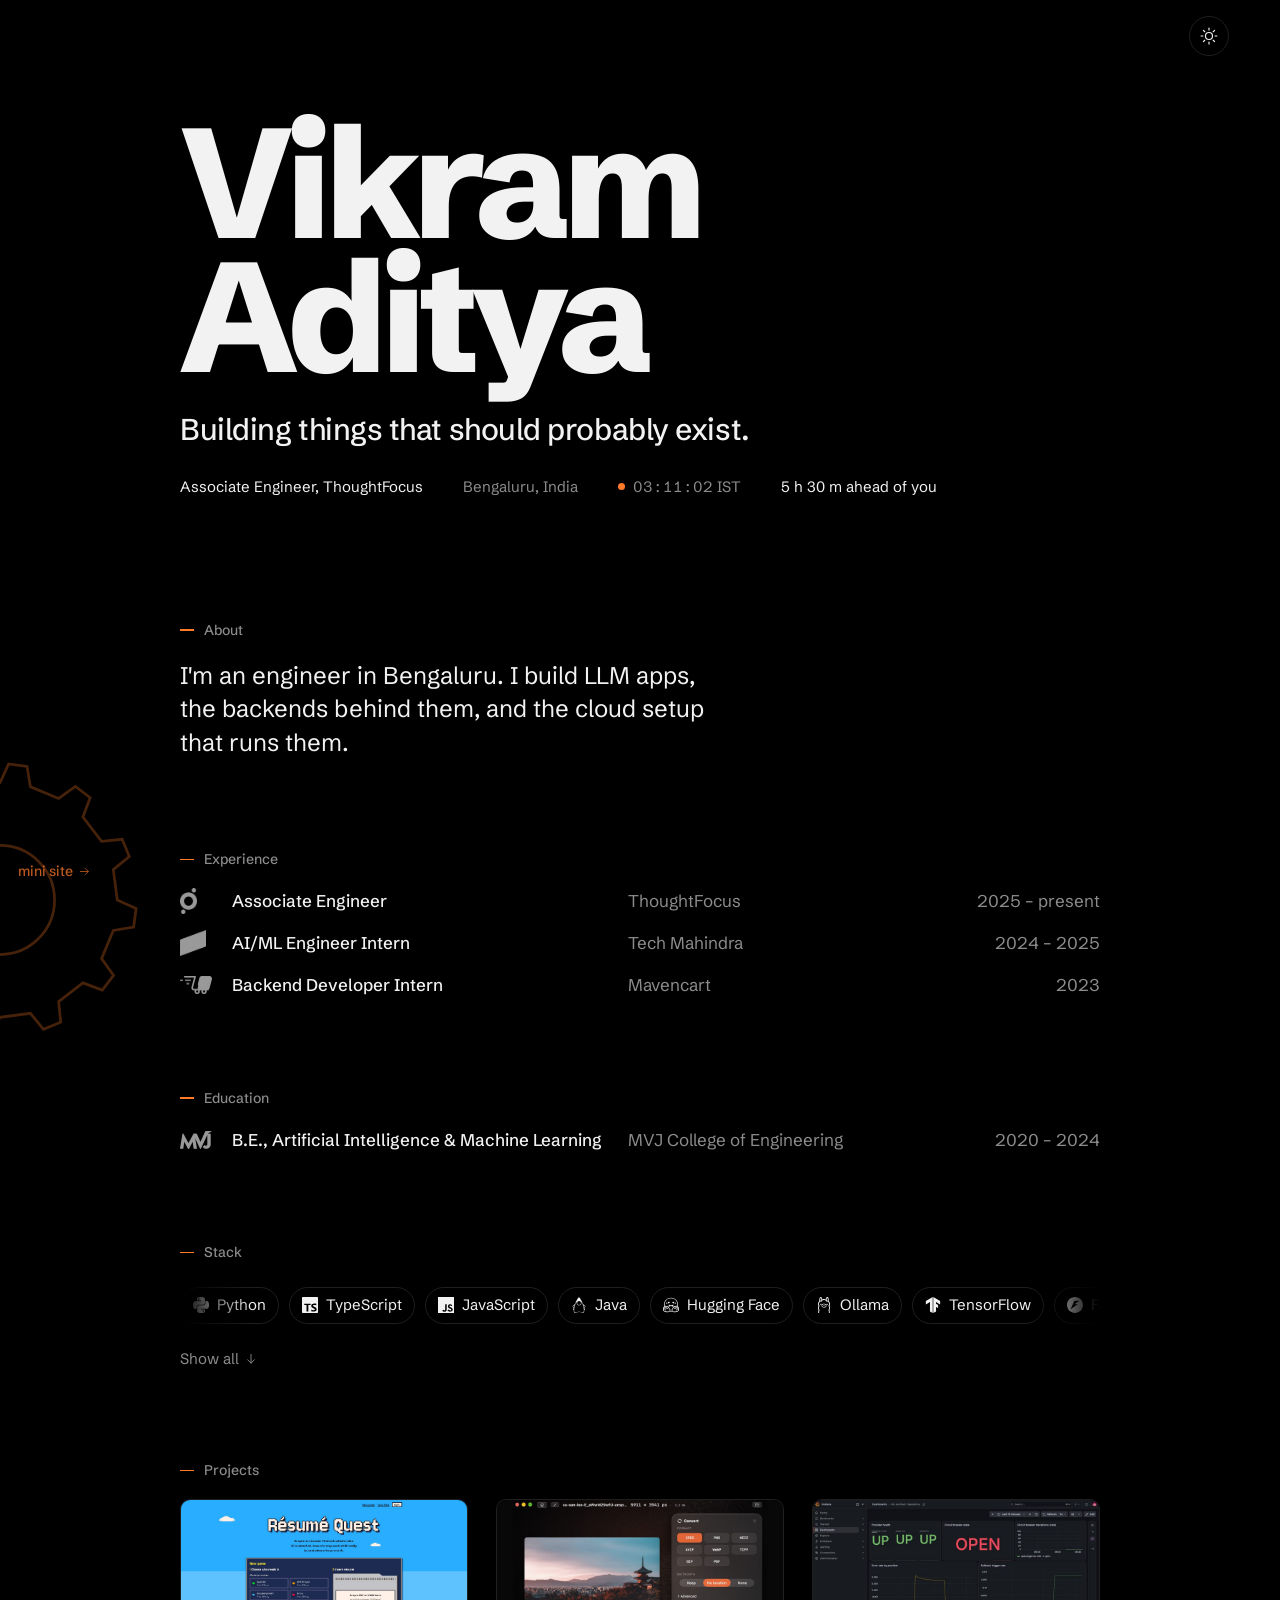
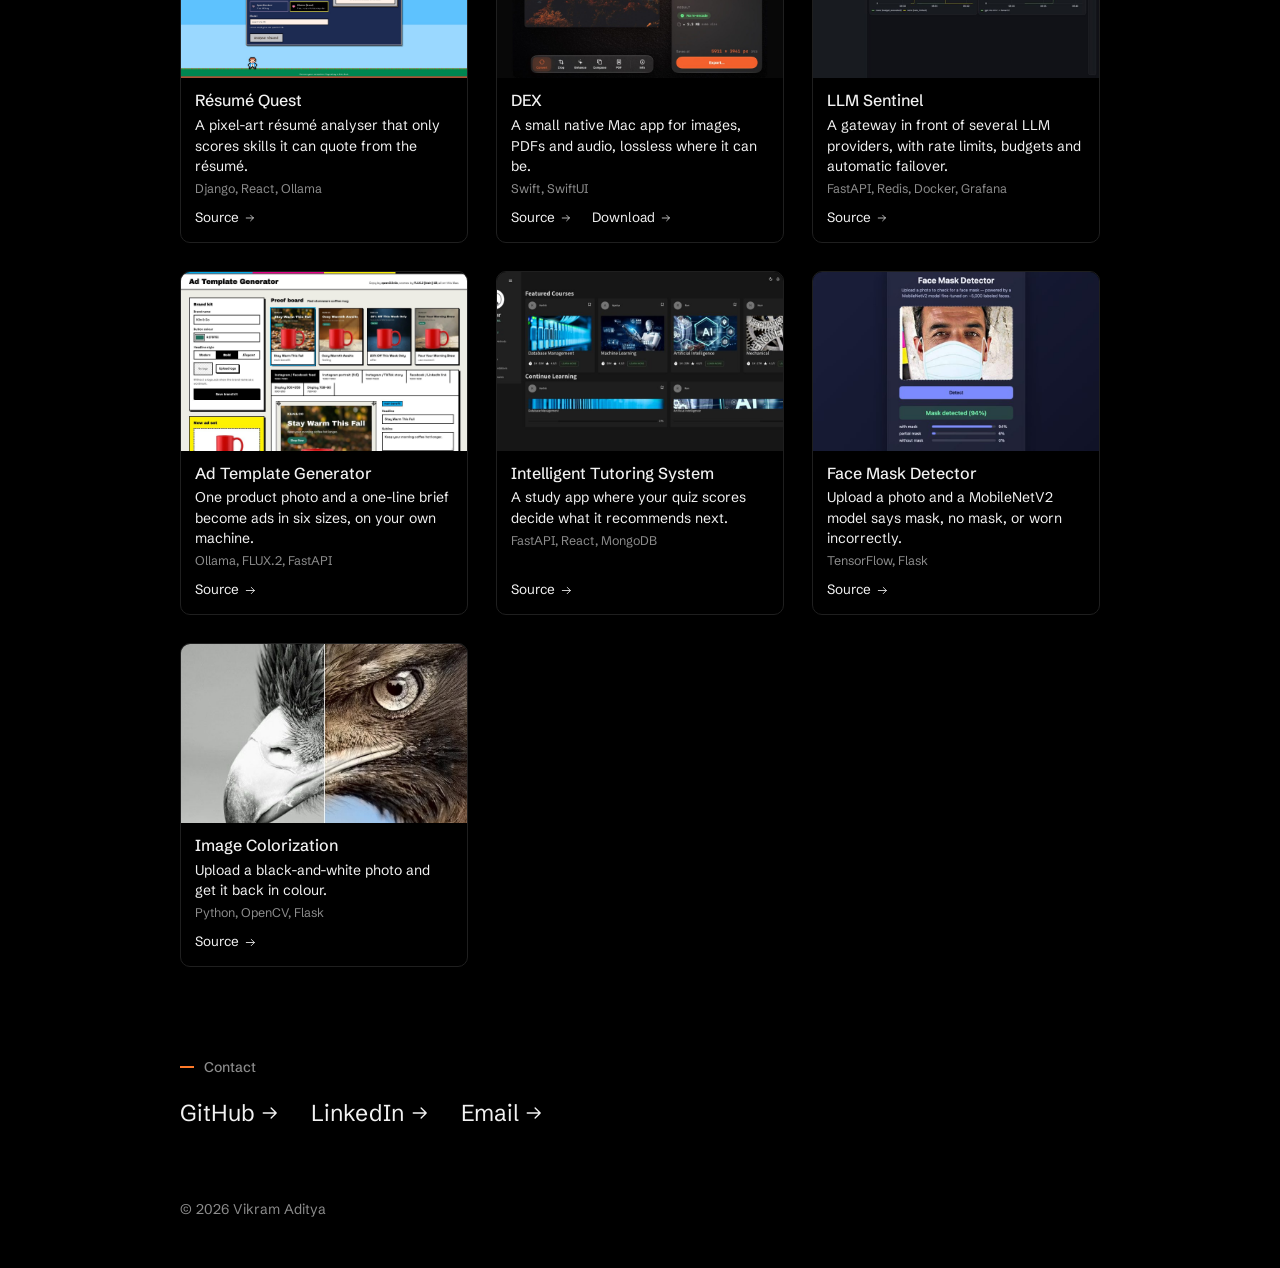
<file: index.html>
<!DOCTYPE html>
<html lang="en" data-theme="dark">
<head>
  <meta charset="UTF-8">
  <meta name="viewport" content="width=device-width, initial-scale=1.0, viewport-fit=cover">
  <title>Vikram Aditya</title>
  <meta name="description" content="Vikram Aditya, Associate Engineer at ThoughtFocus in Bengaluru. Building things that should probably exist.">
  <meta name="author" content="Vikram Aditya">
  <meta name="theme-color" content="#000000">
  <meta property="og:type" content="website">
  <meta property="og:url" content="https://vxkram.github.io/">
  <meta property="og:title" content="Vikram Aditya">
  <meta property="og:description" content="Associate Engineer at ThoughtFocus, Bengaluru. Building things that should probably exist.">
  <meta property="og:image" content="https://vxkram.github.io/og-image-v3.png">
  <meta property="og:image:width" content="2400">
  <meta property="og:image:height" content="1260">
  <meta name="twitter:card" content="summary_large_image">
  <link rel="icon" href="./favicon.ico" sizes="any">
  <link rel="icon" type="image/png" sizes="32x32" href="./favicon-32x32.png">
  <link rel="icon" type="image/png" sizes="16x16" href="./favicon-16x16.png">
  <link rel="apple-touch-icon" href="./apple-touch-icon.png">
  <script>
    // Apply the saved theme before first paint. Dark is the default.
    try { if (localStorage.getItem("theme") === "light") document.documentElement.dataset.theme = "light"; } catch (e) {}
  </script>
  <link rel="preconnect" href="https://fonts.googleapis.com">
  <link rel="preconnect" href="https://fonts.gstatic.com" crossorigin>
  <link href="https://fonts.googleapis.com/css2?family=Schibsted+Grotesk:wght@400;500;800&display=swap" rel="stylesheet">
  <link rel="stylesheet" href="./styles.css?v=20261019d">
</head>
<body>
  <a class="skip-link" href="#main">Skip to content</a>
  <div class="progress" aria-hidden="true"><span id="progress"></span></div>

  <button class="theme-toggle" id="theme-toggle" type="button" aria-label="Switch to light mode">
    <svg class="sun" viewBox="0 0 24 24" aria-hidden="true"><circle cx="12" cy="12" r="4.2"/><path d="M12 2.5v2.2M12 19.3v2.2M2.5 12h2.2M19.3 12h2.2M5.3 5.3l1.6 1.6M17.1 17.1l1.6 1.6M5.3 18.7l1.6-1.6M17.1 6.9l1.6-1.6"/></svg>
    <svg class="moon" viewBox="0 0 24 24" aria-hidden="true"><path d="M20 14.5A8 8 0 0 1 9.5 4a8 8 0 1 0 10.5 10.5z"/></svg>
  </button>

  <header class="masthead wrap">
    <h1 class="name">Vikram<br>Aditya</h1>
    <div class="now">
      <p>Associate Engineer, ThoughtFocus</p>
      <p class="muted">Bengaluru, India</p>
      <p class="muted"><span class="clock"><span class="clock-dot" id="clock-dot" aria-hidden="true"></span><time id="clock">--:--:--</time> IST</span></p>
      <p id="tz-note"></p>
    </div>
    <p class="tagline">Building things that should probably exist.</p>
  </header>

  <main id="main">
    <section class="row wrap" aria-labelledby="h-about">
      <h2 id="h-about" class="label">About</h2>
      <div class="body">
        <p class="lead">I'm an engineer in Bengaluru. I build LLM apps, the backends behind them, and the cloud setup that runs them.</p>
      </div>
    </section>

    <section class="row wrap" aria-labelledby="h-exp">
      <h2 id="h-exp" class="label">Experience</h2>
      <div class="body">
        <ul class="entries">
          <li><img class="logo" src="img/logos/thoughtfocus.png" width="28" height="28" alt=""><span class="what">Associate Engineer</span><span class="where">ThoughtFocus</span><span class="when">2025 – present</span></li>
          <li><img class="logo" src="img/logos/techmahindra.png" width="28" height="28" alt=""><span class="what">AI/ML Engineer Intern</span><span class="where">Tech Mahindra</span><span class="when">2024 – 2025</span></li>
          <li><img class="logo" src="img/logos/mavencart.png" width="28" height="28" alt=""><span class="what">Backend Developer Intern</span><span class="where">Mavencart</span><span class="when">2023</span></li>
        </ul>
      </div>
    </section>

    <section class="row wrap" aria-labelledby="h-edu">
      <h2 id="h-edu" class="label">Education</h2>
      <div class="body">
        <ul class="entries">
          <li><img class="logo" src="img/logos/mvj.png" width="28" height="28" alt=""><span class="what">B.E., Artificial Intelligence &amp; Machine Learning</span><span class="where">MVJ College of Engineering</span><span class="when">2020 – 2024</span></li>
        </ul>
      </div>
    </section>

    <section class="row wrap" aria-labelledby="h-stack">
      <h2 id="h-stack" class="label">Stack</h2>
      <div class="body stack" id="stack">
        <div class="marquee" id="marquee" aria-hidden="true"></div>
        <div class="groups" id="stack-groups">
          <div class="group"><h3>Languages</h3><ul><li class="chip"><svg class="ico" aria-hidden="true"><use href="icons.svg#python"/></svg>Python</li><li class="chip"><svg class="ico" aria-hidden="true"><use href="icons.svg#typescript"/></svg>TypeScript</li><li class="chip"><svg class="ico" aria-hidden="true"><use href="icons.svg#javascript"/></svg>JavaScript</li><li class="chip"><svg class="ico" aria-hidden="true"><use href="icons.svg#openjdk"/></svg>Java</li><li class="chip chip-text">SQL</li></ul></div>
          <div class="group"><h3>AI and ML</h3><ul><li class="chip"><svg class="ico" aria-hidden="true"><use href="icons.svg#huggingface"/></svg>Hugging Face</li><li class="chip"><svg class="ico" aria-hidden="true"><use href="icons.svg#ollama"/></svg>Ollama</li><li class="chip"><svg class="ico" aria-hidden="true"><use href="icons.svg#tensorflow"/></svg>TensorFlow</li><li class="chip chip-text">PEFT</li><li class="chip chip-text">QLoRA</li><li class="chip chip-text">Unsloth</li><li class="chip chip-text">FAISS</li><li class="chip chip-text">Sentence Transformers</li></ul></div>
          <div class="group"><h3>Backend and web</h3><ul><li class="chip"><svg class="ico" aria-hidden="true"><use href="icons.svg#fastapi"/></svg>FastAPI</li><li class="chip"><svg class="ico" aria-hidden="true"><use href="icons.svg#django"/></svg>Django</li><li class="chip"><svg class="ico" aria-hidden="true"><use href="icons.svg#springboot"/></svg>Spring Boot</li><li class="chip"><svg class="ico" aria-hidden="true"><use href="icons.svg#nodedotjs"/></svg>Node.js</li><li class="chip"><svg class="ico" aria-hidden="true"><use href="icons.svg#react"/></svg>React</li></ul></div>
          <div class="group"><h3>Cloud and DevOps</h3><ul><li class="chip"><svg class="ico" aria-hidden="true"><use href="icons.svg#azure"/></svg>Azure</li><li class="chip"><svg class="ico" aria-hidden="true"><use href="icons.svg#docker"/></svg>Docker</li><li class="chip"><svg class="ico" aria-hidden="true"><use href="icons.svg#githubactions"/></svg>GitHub Actions</li><li class="chip"><svg class="ico" aria-hidden="true"><use href="icons.svg#azuredevops"/></svg>Azure DevOps</li></ul></div>
          <div class="group"><h3>Data</h3><ul><li class="chip"><svg class="ico" aria-hidden="true"><use href="icons.svg#postgresql"/></svg>PostgreSQL</li><li class="chip"><svg class="ico" aria-hidden="true"><use href="icons.svg#mysql"/></svg>MySQL</li><li class="chip"><svg class="ico" aria-hidden="true"><use href="icons.svg#mongodb"/></svg>MongoDB</li><li class="chip"><svg class="ico" aria-hidden="true"><use href="icons.svg#redis"/></svg>Redis</li><li class="chip"><svg class="ico" aria-hidden="true"><use href="icons.svg#prometheus"/></svg>Prometheus</li><li class="chip"><svg class="ico" aria-hidden="true"><use href="icons.svg#grafana"/></svg>Grafana</li><li class="chip"><svg class="ico" aria-hidden="true"><use href="icons.svg#opentelemetry"/></svg>OpenTelemetry</li></ul></div>
        </div>
        <button class="stack-toggle arrow" id="stack-toggle" type="button" aria-expanded="false" aria-controls="stack-groups" hidden>Show all</button>
      </div>
    </section>

    <section class="row wrap" aria-labelledby="h-projects">
      <h2 id="h-projects" class="label">Projects</h2>
      <div class="body projects">
        <article class="project">
          <div class="shot"><img src="img/resume-summarizer.jpg" width="800" height="500" loading="lazy" decoding="async" alt="Résumé Quest title screen with a pixel-art sky and a résumé drop zone"></div>
          <div class="meta">
            <h3><a class="cover" href="https://github.com/vxkram/resume-quest">Résumé Quest</a></h3>
            <p>A pixel-art résumé analyser that only scores skills it can quote from the résumé.</p>
            <p class="tags">Django, React, Ollama</p>
            <p class="links"><a class="arrow" href="https://github.com/vxkram/resume-quest">Source</a></p>
          </div>
        </article>
        <article class="project">
          <div class="shot"><img src="img/dex.jpg?v=2" width="800" height="500" loading="lazy" decoding="async" alt="DEX with a photo of Kyoto open and the Convert panel showing a JPEG saved with no re-encode"></div>
          <div class="meta">
            <h3><a class="cover" href="https://github.com/vxkram/DEX">DEX</a></h3>
            <p>A small native Mac app for images, PDFs and audio, lossless where it can be.</p>
            <p class="tags">Swift, SwiftUI</p>
            <p class="links"><a class="arrow" href="https://github.com/vxkram/DEX">Source</a><a class="arrow" href="https://github.com/vxkram/DEX/releases">Download</a></p>
          </div>
        </article>
        <article class="project">
          <div class="shot"><img src="img/llm-sentinel.jpg" width="800" height="500" loading="lazy" decoding="async" alt="Grafana dashboard with the circuit breaker open after an injected fault"></div>
          <div class="meta">
            <h3><a class="cover" href="https://github.com/vxkram/llm-sentinel">LLM Sentinel</a></h3>
            <p>A gateway in front of several LLM providers, with rate limits, budgets and automatic failover.</p>
            <p class="tags">FastAPI, Redis, Docker, Grafana</p>
            <p class="links"><a class="arrow" href="https://github.com/vxkram/llm-sentinel">Source</a></p>
          </div>
        </article>
        <article class="project">
          <div class="shot"><img src="img/ad-template.jpg?v=2" width="800" height="500" loading="lazy" decoding="async" alt="Ad generator showing four ad concepts for a red mug"></div>
          <div class="meta">
            <h3><a class="cover" href="https://github.com/vxkram/ad_template">Ad Template Generator</a></h3>
            <p>One product photo and a one-line brief become ads in six sizes, on your own machine.</p>
            <p class="tags">Ollama, FLUX.2, FastAPI</p>
            <p class="links"><a class="arrow" href="https://github.com/vxkram/ad_template">Source</a></p>
          </div>
        </article>
        <article class="project">
          <div class="shot"><img src="img/tutoring.jpg" width="800" height="500" loading="lazy" decoding="async" alt="Intelligent Tutoring System dashboard with featured courses"></div>
          <div class="meta">
            <h3><a class="cover" href="https://github.com/vxkram/intelligent-tutoring-system">Intelligent Tutoring System</a></h3>
            <p>A study app where your quiz scores decide what it recommends next.</p>
            <p class="tags">FastAPI, React, MongoDB</p>
            <p class="links"><a class="arrow" href="https://github.com/vxkram/intelligent-tutoring-system">Source</a></p>
          </div>
        </article>
        <article class="project">
          <div class="shot"><img src="img/face-mask.jpg" width="800" height="500" loading="lazy" decoding="async" alt="Face mask detector result: mask detected at 94% confidence"></div>
          <div class="meta">
            <h3><a class="cover" href="https://github.com/vxkram/face-mask-detection">Face Mask Detector</a></h3>
            <p>Upload a photo and a MobileNetV2 model says mask, no mask, or worn incorrectly.</p>
            <p class="tags">TensorFlow, Flask</p>
            <p class="links"><a class="arrow" href="https://github.com/vxkram/face-mask-detection">Source</a></p>
          </div>
        </article>
        <article class="project">
          <div class="shot"><img src="img/colorization.jpg" width="800" height="500" loading="lazy" decoding="async" alt="Eagle photo, grayscale on the left and colorized on the right"></div>
          <div class="meta">
            <h3><a class="cover" href="https://github.com/vxkram/image-colorization">Image Colorization</a></h3>
            <p>Upload a black-and-white photo and get it back in colour.</p>
            <p class="tags">Python, OpenCV, Flask</p>
            <p class="links"><a class="arrow" href="https://github.com/vxkram/image-colorization">Source</a></p>
          </div>
        </article>
      </div>
    </section>

    <section class="row wrap" id="badges" aria-labelledby="h-badges" hidden>
      <h2 id="h-badges" class="label">Badges</h2>
      <div class="body">
        <ul class="badges" id="badge-list"></ul>
        <p class="links"><a class="arrow" id="credly-link" href="#">All badges on Credly</a></p>
      </div>
    </section>

    <section class="row wrap" aria-labelledby="h-contact">
      <h2 id="h-contact" class="label">Contact</h2>
      <div class="body">
        <p class="links contact">
          <a class="arrow" href="https://github.com/vxkram">GitHub</a>
          <a class="arrow" href="https://www.linkedin.com/in/rvikramaditya/">LinkedIn</a>
          <a class="arrow" href="mailto:vikramaditya2805@gmail.com">Email</a>
        </p>
      </div>
    </section>
  </main>

  <footer class="foot wrap">
    <p class="muted">© 2026 Vikram Aditya</p>
  </footer>

  <a class="gear-link" href="./mini.html">
    <svg class="gear" viewBox="-110 -110 220 220" aria-hidden="true"><path d="M86.0 0.0 L99.8 6.3 L98.0 19.8 L83.1 22.3 L74.5 43.0 L83.3 55.3 L75.0 66.1 L60.8 60.8 L43.0 74.5 L44.5 89.6 L31.9 94.8 L22.3 83.1 L0.0 86.0 L-6.3 99.8 L-19.8 98.0 L-22.3 83.1 L-43.0 74.5 L-55.3 83.3 L-66.1 75.0 L-60.8 60.8 L-74.5 43.0 L-89.6 44.5 L-94.8 31.9 L-83.1 22.3 L-86.0 0.0 L-99.8 -6.3 L-98.0 -19.8 L-83.1 -22.3 L-74.5 -43.0 L-83.3 -55.3 L-75.0 -66.1 L-60.8 -60.8 L-43.0 -74.5 L-44.5 -89.6 L-31.9 -94.8 L-22.3 -83.1 L-0.0 -86.0 L6.3 -99.8 L19.8 -98.0 L22.3 -83.1 L43.0 -74.5 L55.3 -83.3 L66.1 -75.0 L60.8 -60.8 L74.5 -43.0 L89.6 -44.5 L94.8 -31.9 L83.1 -22.3 Z"/><circle r="40"/></svg>
    <span class="gear-label arrow">mini site</span>
  </a>

  <script src="./script.js?v=20261019d"></script>
</body>
</html>
</file>
<file: styles.css>
/* Swiss layout: one grotesk, a 12-column grid with section names in
   columns 1-3 and content in 4-12. Dark by default, light on request. */
:root,
:root[data-theme="dark"] {
  --paper: #000000;
  --ink: #f2f2f2;
  --muted: #8c8c8c;
  --box: #1f1f1f;
  --box-hover: #3a3a3a;
  --shot-bg: #111111;
  --logo-bg: #ffffff;
  color-scheme: dark;
}
:root[data-theme="light"] {
  --paper: #ffffff;
  --ink: #000000;
  --muted: #6e6e6e;
  --box: #e4e4e4;
  --box-hover: #bdbdbd;
  --shot-bg: #f2f2f2;
  --logo-bg: #ffffff;
  color-scheme: light;
}
:root {
  --orange: #ff7a29;
  --gutter: clamp(16px, 2.2vw, 32px);
  --margin: clamp(16px, 4vw, 64px);
  --font: "Schibsted Grotesk", "Helvetica Neue", Helvetica, Arial, sans-serif;
  --ease: cubic-bezier(0.2, 0.7, 0.2, 1);
  /* thin arrow used after every text link */
  --arrow: url("data:image/svg+xml,%3Csvg xmlns='http://www.w3.org/2000/svg' viewBox='0 0 16 16'%3E%3Cpath d='M2 8h11.5M9 3.5 13.5 8 9 12.5' fill='none' stroke='black' stroke-width='1.2' stroke-linecap='round' stroke-linejoin='round'/%3E%3C/svg%3E");
}

*, *::before, *::after { box-sizing: border-box; }
[hidden] { display: none !important; }
html { -webkit-text-size-adjust: 100%; }
body {
  margin: 0;
  background: var(--paper);
  color: var(--ink);
  font: 400 17px/1.5 var(--font);
  transition: background-color 0.3s, color 0.3s;
}
img { display: block; max-width: 100%; height: auto; }
h1, h2, h3, p, ul { margin: 0; }
ul { padding: 0; list-style: none; }

a { color: inherit; text-decoration: none; }
:focus-visible { outline: 2px solid var(--orange); outline-offset: 3px; }

/* Text links: thin arrow that turns north-east on hover */
.arrow { display: inline-flex; align-items: center; gap: 6px; }
.arrow::after {
  content: "";
  width: 0.8em;
  height: 0.8em;
  flex: none;
  background: currentColor;
  -webkit-mask: var(--arrow) center / contain no-repeat;
  mask: var(--arrow) center / contain no-repeat;
  transition: transform 0.25s var(--ease);
}
a.arrow:hover, a.arrow:focus-visible, button.arrow:hover, button.arrow:focus-visible { color: var(--orange); }
a.arrow:hover::after, a.arrow:focus-visible::after,
.gear-link:hover .arrow::after, .gear-link:focus-visible .arrow::after { transform: rotate(-45deg); }
.stack-toggle[aria-expanded="true"]::after { transform: rotate(-90deg); }

.skip-link { position: absolute; left: var(--margin); top: -60px; background: var(--ink); color: var(--paper); padding: 8px 12px; z-index: 20; }
.skip-link:focus { top: 12px; }

.muted { color: var(--muted); }

/* Scroll progress */
.progress { position: fixed; inset: 0 0 auto 0; height: 2px; z-index: 30; pointer-events: none; }
.progress span { display: block; height: 100%; background: var(--orange); transform-origin: 0 50%; transform: scaleX(0); }

/* Theme toggle */
.theme-toggle {
  position: fixed;
  top: 16px;
  right: var(--margin);
  z-index: 25;
  width: 40px;
  height: 40px;
  border: 1px solid var(--box);
  border-radius: 50%;
  background: var(--paper);
  color: var(--ink);
  cursor: pointer;
  display: grid;
  place-items: center;
  transition: border-color 0.2s, color 0.2s;
}
.theme-toggle:hover { border-color: var(--orange); color: var(--orange); }
.theme-toggle svg { grid-area: 1 / 1; width: 20px; height: 20px; fill: none; stroke: currentColor; stroke-width: 1.4; stroke-linecap: round; stroke-linejoin: round; transition: transform 0.45s var(--ease), opacity 0.3s; }
:root[data-theme="dark"] .moon,
:root:not([data-theme="light"]) .moon { opacity: 0; transform: rotate(-90deg) scale(0.6); }
:root[data-theme="light"] .sun { opacity: 0; transform: rotate(90deg) scale(0.6); }
:root[data-theme="light"] .moon { opacity: 1; transform: none; }

/* Everything sits in one centred column, set flush left inside it */
.wrap { width: min(100% - 2 * var(--margin), 920px); margin-inline: auto; }

/* Masthead */
.masthead { padding-top: clamp(72px, 9vw, 128px); padding-bottom: clamp(48px, 6vw, 88px); display: grid; gap: 28px; }
.name {
  font-weight: 800;
  font-size: clamp(64px, 13.5vw, 156px);
  line-height: 0.86;
  letter-spacing: -0.055em;
}
.now { order: 2; display: flex; flex-wrap: wrap; gap: 6px 40px; font-size: 15px; line-height: 1.5; }
.clock { font-variant-numeric: tabular-nums; white-space: nowrap; }
.clock-dot { display: inline-block; width: 7px; height: 7px; border-radius: 50%; background: var(--orange); margin-right: 8px; vertical-align: 2px; }
.clock-dot.off { opacity: 0.15; }
#tz-note { color: var(--ink); }
.tagline { font-size: clamp(22px, 2.6vw, 30px); font-weight: 500; line-height: 1.2; letter-spacing: -0.015em; }

/* Sections: a small name above the content, spacing instead of rules */
.row { padding-block: clamp(28px, 3.5vw, 48px); }
.label { font-size: 14px; font-weight: 500; color: var(--muted); margin-bottom: 18px; display: flex; align-items: center; gap: 10px; }
.label::before { content: ""; width: 14px; height: 1.5px; background: var(--orange); }
.body { min-width: 0; }
.lead { font-size: clamp(20px, 2vw, 24px); line-height: 1.4; max-width: 36ch; }

.entries { display: grid; gap: 16px; }
.entries li {
  display: grid;
  grid-template-columns: 32px 5fr 4fr 2fr;
  column-gap: 20px;
  align-items: center;
}
/* Logos sit bare as a single-colour mark and show their colours on hover */
.logo { width: 32px; height: 26px; object-fit: contain; object-position: left center; filter: grayscale(1) brightness(0) invert(1); opacity: 0.6; transition: filter 0.3s, opacity 0.3s; }
:root[data-theme="light"] .logo { filter: grayscale(1) brightness(0); opacity: 0.55; }
.entries li:hover .logo { filter: none; opacity: 1; }
.entries .what { font-weight: 500; }
.entries .where { color: var(--muted); }
.entries .when { color: var(--muted); font-variant-numeric: tabular-nums; text-align: right; }

/* Stack: a sliding row by default, grouped list when expanded */
.chip {
  display: inline-flex;
  align-items: center;
  gap: 8px;
  padding: 6px 12px;
  border: 1px solid var(--box);
  border-radius: 999px;
  font-size: 15px;
  white-space: nowrap;
  transition: transform 0.2s var(--ease), border-color 0.2s, color 0.2s;
}
.chip .ico { width: 16px; height: 16px; fill: currentColor; }
.chip:hover { transform: translateY(-3px); border-color: var(--orange); color: var(--orange); }
.chip-text { color: var(--muted); }

.marquee {
  overflow: hidden;
  cursor: pointer;
  padding-block: 6px;
  -webkit-mask-image: linear-gradient(90deg, transparent, #000 8%, #000 92%, transparent);
  mask-image: linear-gradient(90deg, transparent, #000 8%, #000 92%, transparent);
}
.marquee .track { display: flex; gap: 10px; width: max-content; animation: slide 45s linear infinite; }
.marquee .track ul { display: flex; gap: 10px; }
.marquee:hover .track { animation-play-state: paused; }
@keyframes slide { to { transform: translateX(-50%); } }

.groups { display: grid; gap: 22px; }
.group { display: grid; grid-template-columns: 160px 1fr; column-gap: var(--gutter); align-items: start; }
.group h3 { font-size: 15px; font-weight: 400; color: var(--muted); padding-top: 7px; }
.group ul { display: flex; flex-wrap: wrap; gap: 8px; }

.stack.js .groups { display: none; }
.stack.js.open .groups { display: grid; }
.stack.js.open .marquee { display: none; }
.stack-toggle { margin-top: 18px; border: 0; background: none; padding: 0; font: inherit; font-size: 15px; color: var(--muted); cursor: pointer; }
.stack-toggle::after { transform: rotate(90deg); }

/* Projects: small boxes, 3 across */
.projects { display: grid; grid-template-columns: repeat(3, minmax(0, 1fr)); gap: var(--gutter); }
.project {
  position: relative;
  border: 1px solid var(--box);
  border-radius: 10px;
  overflow: hidden;
  display: flex;
  flex-direction: column;
  transition: transform 0.25s var(--ease), border-color 0.25s;
}
.project:hover, .project:focus-within { transform: translateY(-4px); border-color: var(--box-hover); }
.project .shot { aspect-ratio: 16 / 10; background: var(--shot-bg); overflow: hidden; }
.project .shot img { width: 100%; height: 100%; object-fit: cover; transition: transform 0.4s var(--ease); }
.project:hover .shot img { transform: scale(1.04); }
.project .meta { padding: 12px 14px 14px; display: flex; flex-direction: column; gap: 4px; flex: 1; }
.project h3 { font-size: 16px; font-weight: 500; line-height: 1.3; }
.project .cover::after { content: ""; position: absolute; inset: 0; }
.project .cover:focus-visible { outline: none; }
.project:has(.cover:focus-visible) { outline: 2px solid var(--orange); outline-offset: 3px; }
.project p { font-size: 14px; line-height: 1.45; }
.project .tags { color: var(--muted); font-size: 12.5px; }
.project .links { margin-top: auto; padding-top: 6px; font-size: 13.5px; position: relative; z-index: 1; }

.links { display: flex; flex-wrap: wrap; gap: 6px 20px; margin-top: 8px; }
.contact { font-size: clamp(20px, 1.8vw, 24px); gap: 8px 32px; margin-top: 0; }

.badges { display: flex; flex-wrap: wrap; gap: 24px; }
.badges img { width: 96px; height: 96px; }

/* Footer */
.foot { padding-block: 24px 48px; font-size: 14px; }

/* Gear link to the mini site: a big gear, three quarters off screen */
.gear-link {
  position: fixed;
  left: 0;
  bottom: 0;
  z-index: 15;
  width: 150px;
  height: 150px;
  color: var(--orange);
}
.gear {
  position: absolute;
  left: -150px;
  bottom: -150px;
  width: 300px;
  height: 300px;
  fill: none;
  stroke: currentColor;
  stroke-width: 2;
  opacity: 0.28;
  transition: transform 0.9s var(--ease), opacity 0.3s;
}
.gear-label {
  position: absolute;
  left: 18px;
  bottom: 18px;
  font-size: 14px;
  font-weight: 500;
  opacity: 0.75;
  transition: opacity 0.3s;
}
.gear-link:hover .gear, .gear-link:focus-visible .gear { transform: rotate(30deg); opacity: 0.5; }
.gear-link:hover .gear-label, .gear-link:focus-visible .gear-label { opacity: 1; }
.gear-link:focus-visible { outline: none; }
.gear-link:focus-visible .gear-label { outline: 2px solid var(--orange); outline-offset: 4px; }

/* Mid widths */
@media (max-width: 860px) {
  .projects { grid-template-columns: repeat(2, minmax(0, 1fr)); }
}

/* Phones: one column, label above content */
@media (max-width: 720px) {
  .projects { grid-template-columns: 1fr; }
  .entries li { grid-template-columns: 32px 1fr auto; column-gap: 14px; }
  .entries .logo { grid-row: 1 / 3; }
  .entries .where { grid-column: 2; grid-row: 2; }
  .entries .when { grid-column: 3; grid-row: 1; }
  .group { grid-template-columns: 1fr; row-gap: 8px; }
  .group h3 { padding-top: 0; }
  .now { flex-direction: column; }
  .foot { padding-bottom: 96px; }
  /* on phones the gear would cover text while scrolling, so it sits at the page bottom */
  body { position: relative; }
  .gear-link { position: absolute; width: 110px; height: 110px; overflow: hidden; }
  .gear { left: -110px; bottom: -110px; width: 220px; height: 220px; }
  .gear-label { left: 14px; bottom: 14px; font-size: 13px; }
}

@media (prefers-reduced-motion: reduce) {
  *, *::before, *::after { transition: none !important; animation: none !important; }
  .chip:hover, .project:hover, .project:focus-within, .project:hover .shot img { transform: none; }
  .clock-dot.off { opacity: 1; }
}
</file>
